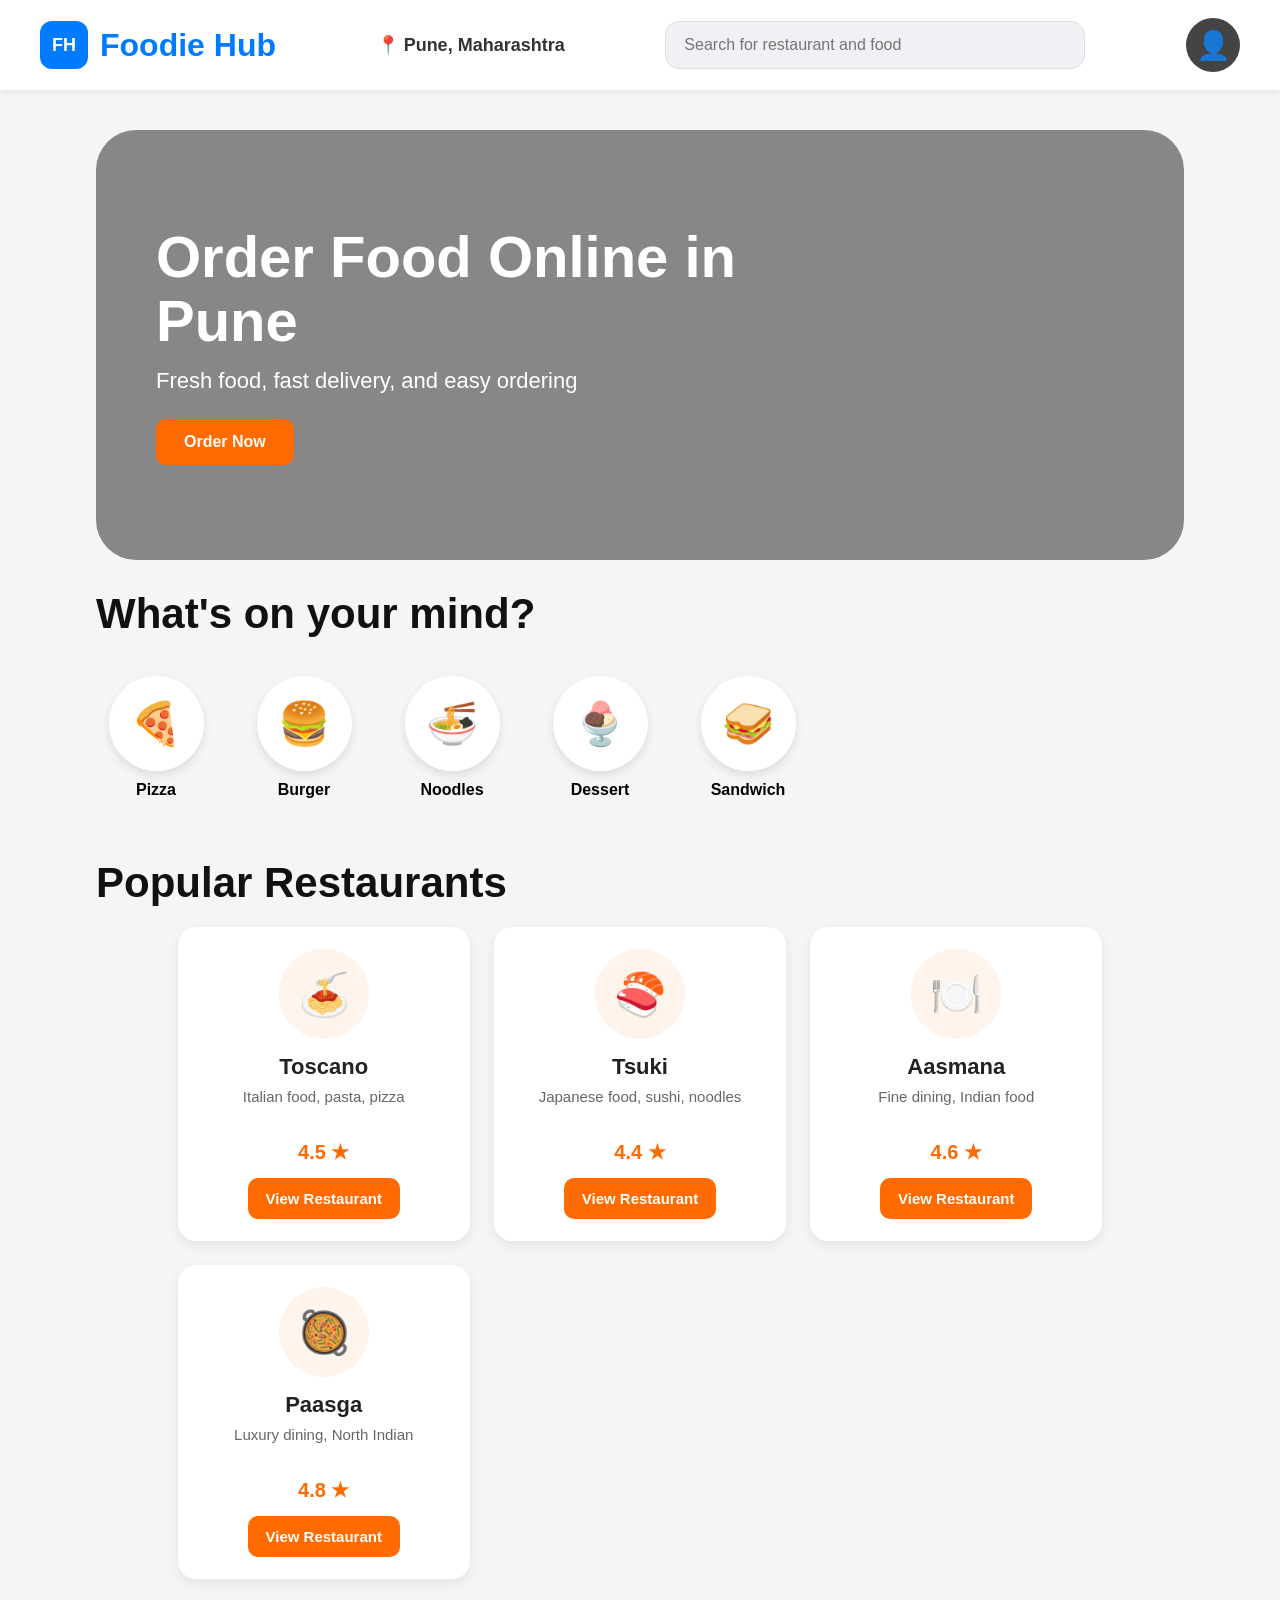
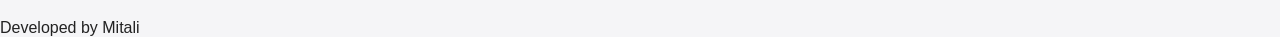
<file: public/index.html>
<!DOCTYPE html>
<html>
<head>
    <meta charset="UTF-8">
    <title>Foodie Hub</title>
    <link rel="stylesheet" href="style.css">
</head>
<body onload="showUser()">

    <header class="topbar">
        <div class="logo-area">
            <div class="logo-box">FH</div>
            <h1>Foodie Hub</h1>
        </div>

        <div class="location-area">
            <span>📍 Pune, Maharashtra</span>
        </div>

        <div class="search-area">
            <input type="text" id="searchInput" placeholder="Search for restaurant and food" 
                   onkeypress="handleSearch(event)" aria-label="Search food or restaurant">
        </div>

        <div class="profile-area">
            <a href="login.html" class="profile-circle" id="profile-link">👤</a>
        </div>
    </header>

    <section class="banner">
        <div class="banner-overlay">
            <div class="banner-text">
                <h2>Order Food Online in Pune</h2>
                <p>Fresh food, fast delivery, and easy ordering</p>
                <a href="menu.html?category=Pizza" class="btn">Order Now</a>
            </div>
        </div>
    </section>

    <section class="mind-section">
        <div class="section-head">
            <h3>What's on your mind?</h3>
        </div>

        <div class="category-row">
            <a href="menu.html?category=Pizza" class="category-card">
                <div class="circle-img">🍕</div>
                <p>Pizza</p>
            </a>

            <a href="menu.html?category=Burger" class="category-card">
                <div class="circle-img">🍔</div>
                <p>Burger</p>
            </a>

            <a href="menu.html?category=Noodles" class="category-card">
                <div class="circle-img">🍜</div>
                <p>Noodles</p>
            </a>

            <a href="menu.html?category=Dessert" class="category-card">
                <div class="circle-img">🍨</div>
                <p>Dessert</p>
            </a>

            <a href="menu.html?category=Sandwich" class="category-card">
                <div class="circle-img">🥪</div>
                <p>Sandwich</p>
            </a>
        </div>
    </section>

    <section class="popular-section">
        <h3>Popular Restaurants</h3>

        <div class="menu-grid">
            <div class="food-card">
                <div class="food-img">🍝</div>
                <h4>Toscano</h4>
                <p>Italian food, pasta, pizza</p>
                <span>4.5 ★</span><br>
                <a href="restaurant.html?name=Toscano"><button>View Restaurant</button></a>
            </div>

            <div class="food-card">
                <div class="food-img">🍣</div>
                <h4>Tsuki</h4>
                <p>Japanese food, sushi, noodles</p>
                <span>4.4 ★</span><br>
                <a href="restaurant.html?name=Tsuki"><button>View Restaurant</button></a>
            </div>

            <div class="food-card">
                <div class="food-img">🍽️</div>
                <h4>Aasmana</h4>
                <p>Fine dining, Indian food</p>
                <span>4.6 ★</span><br>
                <a href="restaurant.html?name=Aasmana"><button>View Restaurant</button></a>
            </div>

            <div class="food-card">
                <div class="food-img">🥘</div>
                <h4>Paasga</h4>
                <p>Luxury dining, North Indian</p>
                <span>4.8 ★</span><br>
                <a href="restaurant.html?name=Paasga"><button>View Restaurant</button></a>
            </div>
        </div>
    </section>

    <p>Developed by Mitali</p>

    <script src="script.js"></script>
</body>
</html>
</file>
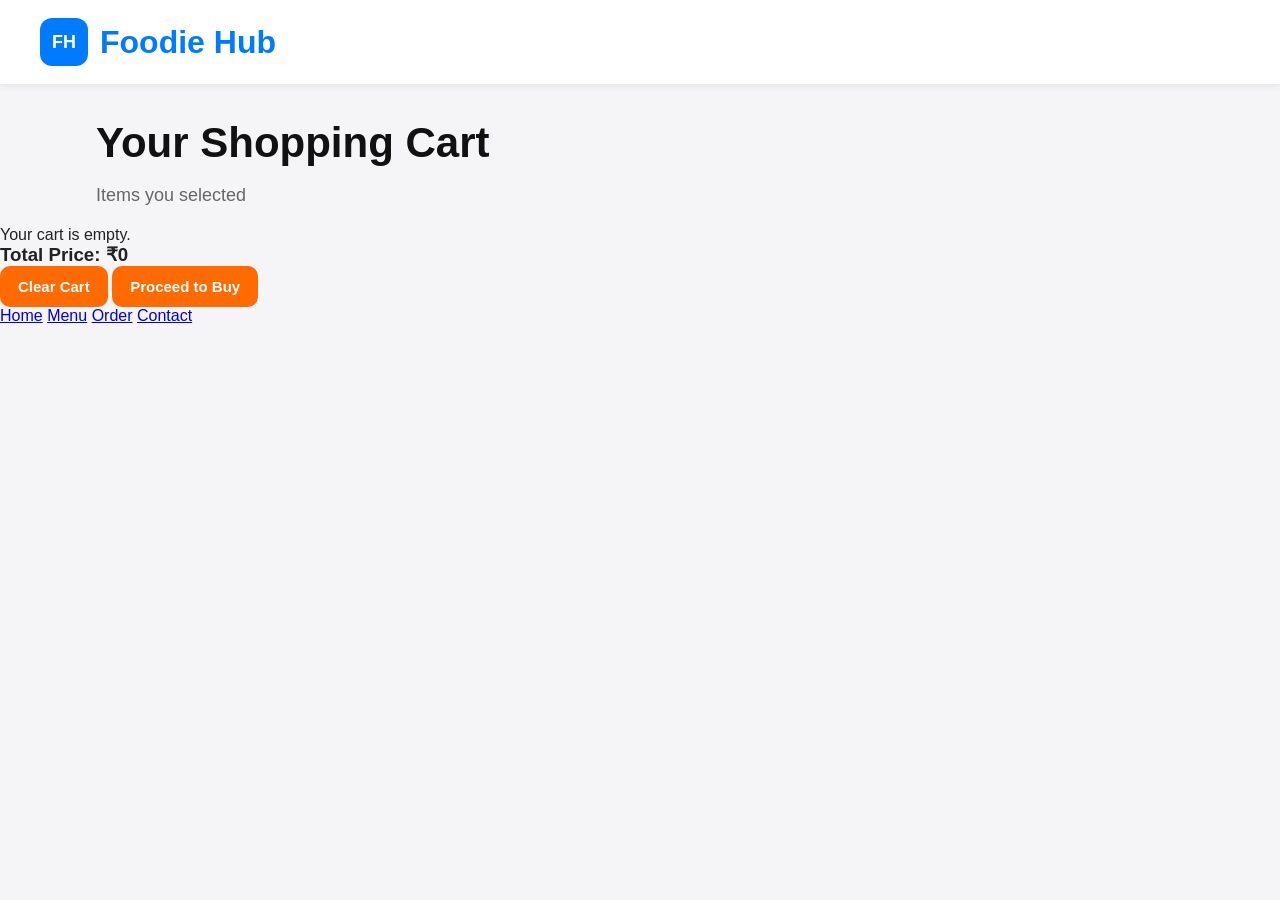
<file: public/cart.html>
<!DOCTYPE html>
<html>
<head>
    <meta charset="UTF-8">
    <title>Foodie Hub - Cart</title>
    <link rel="stylesheet" href="style.css">
</head>
<body onload="displayCart(); showUser()">

    <header class="topbar simple-topbar">
        <div class="logo-area">
            <div class="logo-box">FH</div>
            <h1>Foodie Hub</h1>
        </div>
    </header>

    <section class="page-heading">
        <h2>Your Shopping Cart</h2>
        <p>Items you selected</p>
    </section>

    <section class="cart-box">
        <ul id="cart-list"></ul>
        <h3 id="total-price">Total Price: ₹0</h3>

        <div class="cart-buttons">
            <button onclick="clearCart()">Clear Cart</button>
            <button onclick="goToOrder()">Proceed to Buy</button>
        </div>
    </section>

    <div class="bottom-links">
        <a href="index.html">Home</a>
        <a href="menu.html">Menu</a>
        <a href="order.html">Order</a>
        <a href="contact.html">Contact</a>
    </div>

    <script src="script.js"></script>
</body>
</html>
</file>
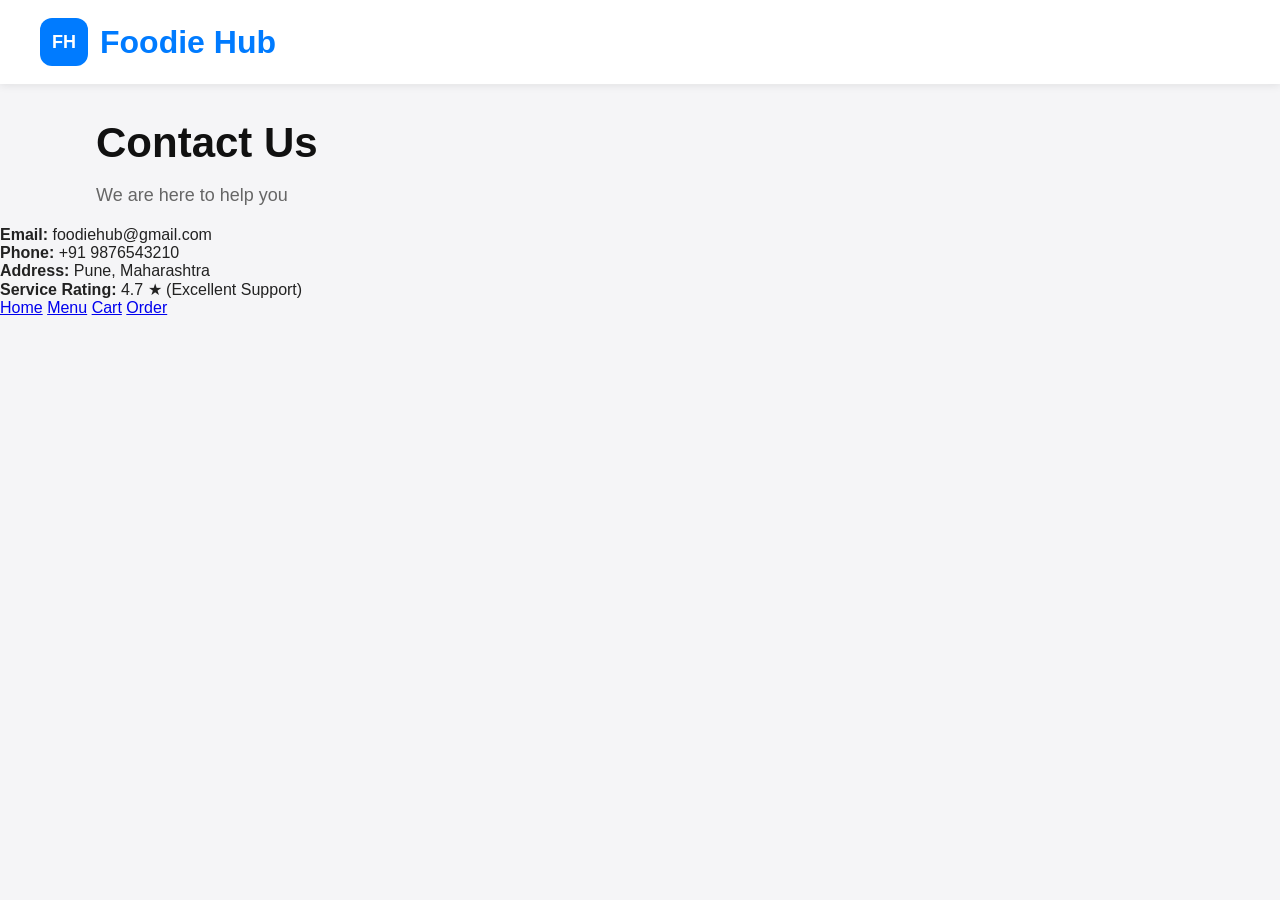
<file: public/contact.html>
<!DOCTYPE html>
<html>
<head>
    <meta charset="UTF-8">
    <title>Foodie Hub - Contact</title>
    <link rel="stylesheet" href="style.css">
</head>
<body>

    <header class="topbar simple-topbar">
        <div class="logo-area">
            <div class="logo-box">FH</div>
            <h1>Foodie Hub</h1>
        </div>
    </header>

    <section class="page-heading">
        <h2>Contact Us</h2>
        <p>We are here to help you</p>
    </section>

    <section class="contact-box">
        <p><strong>Email:</strong> foodiehub@gmail.com</p>
        <p><strong>Phone:</strong> +91 9876543210</p>
        <p><strong>Address:</strong> Pune, Maharashtra</p>

        <!-- Added by Siddhita -->
        <p><strong>Service Rating:</strong> 4.7 ★ (Excellent Support)</p>
    </section>

    <div class="bottom-links">
        <a href="index.html">Home</a>
        <a href="menu.html">Menu</a>
        <a href="cart.html">Cart</a>
        <a href="order.html">Order</a>
    </div>

</body>
</html>
</file>
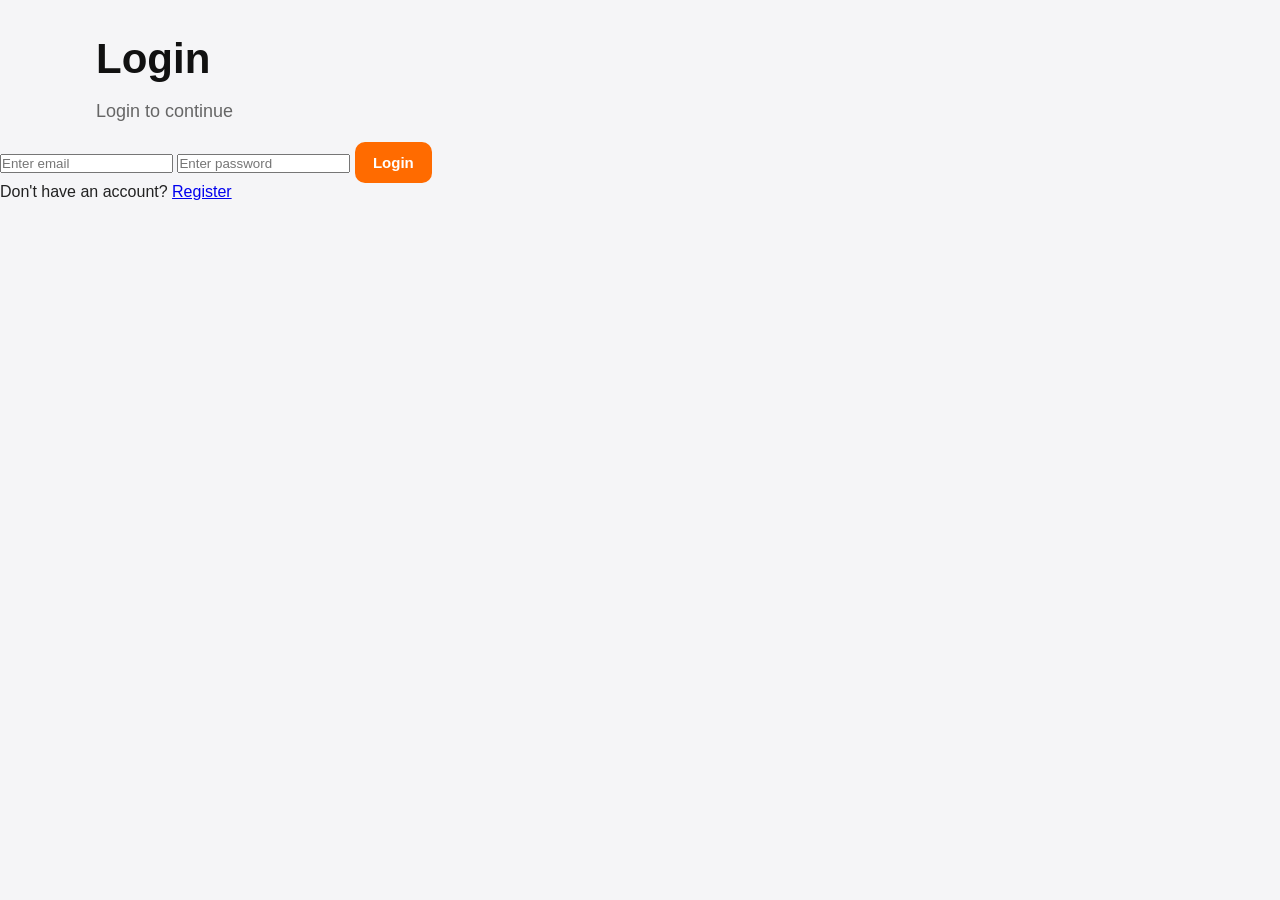
<file: public/login.html>
<!DOCTYPE html>
<html>
<head>
    <meta charset="UTF-8">
    <meta charset="UTF-8">
    <title>Login - Foodie Hub</title>
    <link rel="stylesheet" href="style.css">
</head>
<body>

    <section class="page-heading">
        <h2>Login</h2>
        <p>Login to continue</p>
    </section>

    <section class="form-box">
        <form onsubmit="loginUser(event)">
            <input type="email" id="login-email" placeholder="Enter email" required>
            <input type="password" id="login-password" placeholder="Enter password" required>
            <button type="submit">Login</button>
        </form>

        <p id="login-message"></p>
        <p class="small-text">Don't have an account? <a href="register.html">Register</a></p>
    </section>

    <script src="script.js"></script>
</body>
</html>
</file>
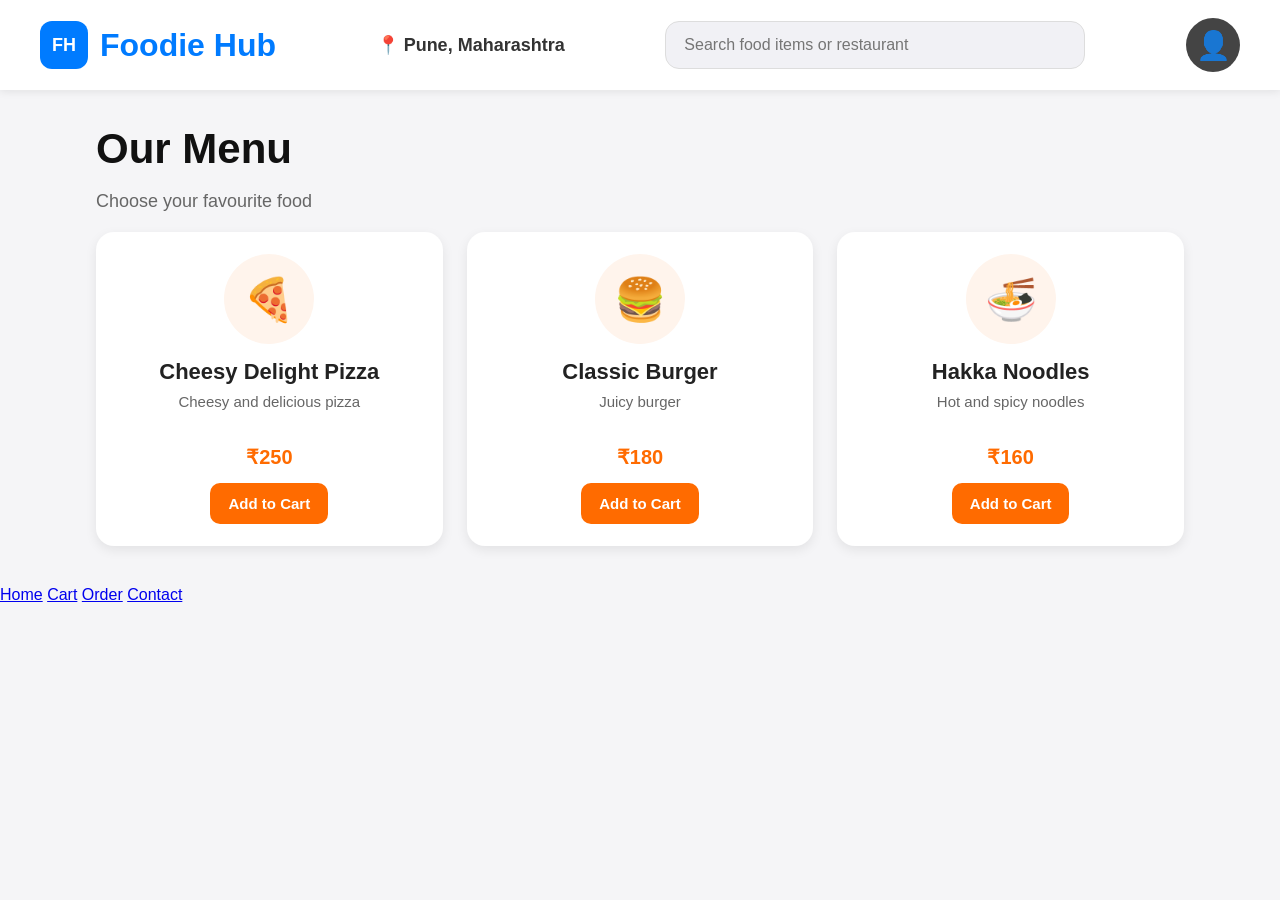
<file: public/menu.html>
<!DOCTYPE html>
<html>
<head>
    <meta charset="UTF-8">
    <title>Foodie Hub - Menu</title>
    <link rel="stylesheet" href="style.css">
</head>
<body onload="showUser(); loadMenuPage()">

    <header class="topbar">
        <div class="logo-area">
            <div class="logo-box">FH</div>
            <h1>Foodie Hub</h1>
        </div>

        <div class="location-area">
            <span>📍 Pune, Maharashtra</span>
        </div>

        <div class="search-area">
            <input type="text" id="searchInput" placeholder="Search food items or restaurant" onkeypress="handleSearch(event)">
        </div>

        <div class="profile-area">
            <a href="login.html" class="profile-circle" id="profile-link">👤</a>
        </div>
    </header>

    <section class="page-heading">
        <h2 id="menu-title">Our Menu</h2>
        <p id="menu-subtitle">Choose your favourite food</p>
    </section>

    <section class="menu-grid" id="menu-items">
    </section>

    <div class="bottom-links">
        <a href="index.html">Home</a>
        <a href="cart.html">Cart</a>
        <a href="order.html">Order</a>
        <a href="contact.html">Contact</a>
    </div>

    <script src="script.js"></script>
</body>
</html>
</file>
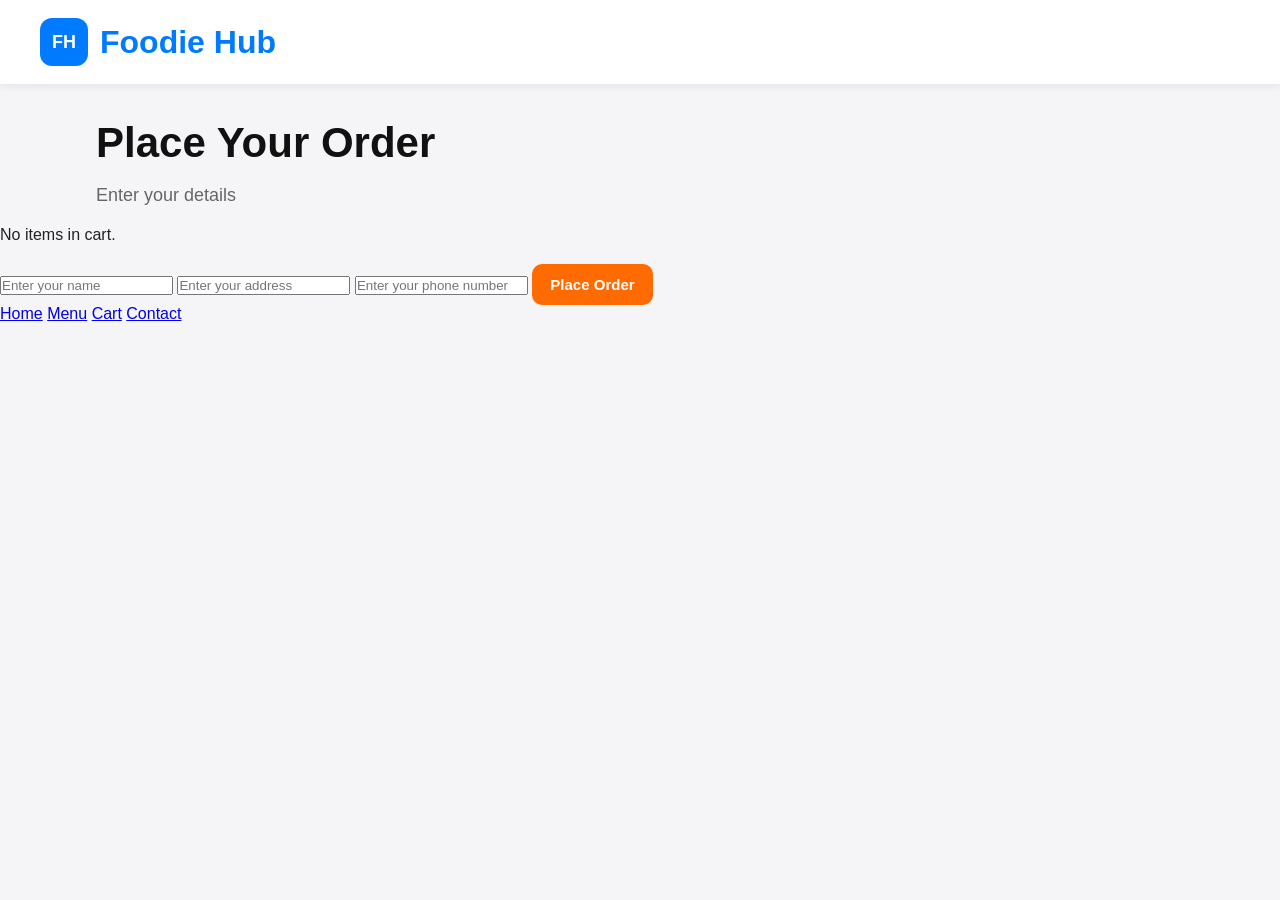
<file: public/order.html>
<!DOCTYPE html>
<html>
<head>
    <meta charset="UTF-8">
    <title>Foodie Hub - Order</title>
    <link rel="stylesheet" href="style.css">
</head>
<body onload="showUser(); loadOrderSummary()">

    <header class="topbar simple-topbar">
        <div class="logo-area">
            <div class="logo-box">FH</div>
            <h1>Foodie Hub</h1>
        </div>
    </header>

    <section class="page-heading">
        <h2>Place Your Order</h2>
        <p>Enter your details</p>
    </section>

    <section class="form-box">
        <div id="order-summary" style="margin-bottom: 20px;"></div>

        <form onsubmit="placeOrder(event)">
            <input type="text" id="name" placeholder="Enter your name" required>
            <input type="text" id="address" placeholder="Enter your address" required>
            <input type="text" id="phone" placeholder="Enter your phone number" required>
            <button type="submit">Place Order</button>
        </form>

        <p id="order-message"></p>
    </section>

    <div class="bottom-links">
        <a href="index.html">Home</a>
        <a href="menu.html">Menu</a>
        <a href="cart.html">Cart</a>
        <a href="contact.html">Contact</a>
    </div>

    <script src="script.js"></script>
</body>
</html>
</file>
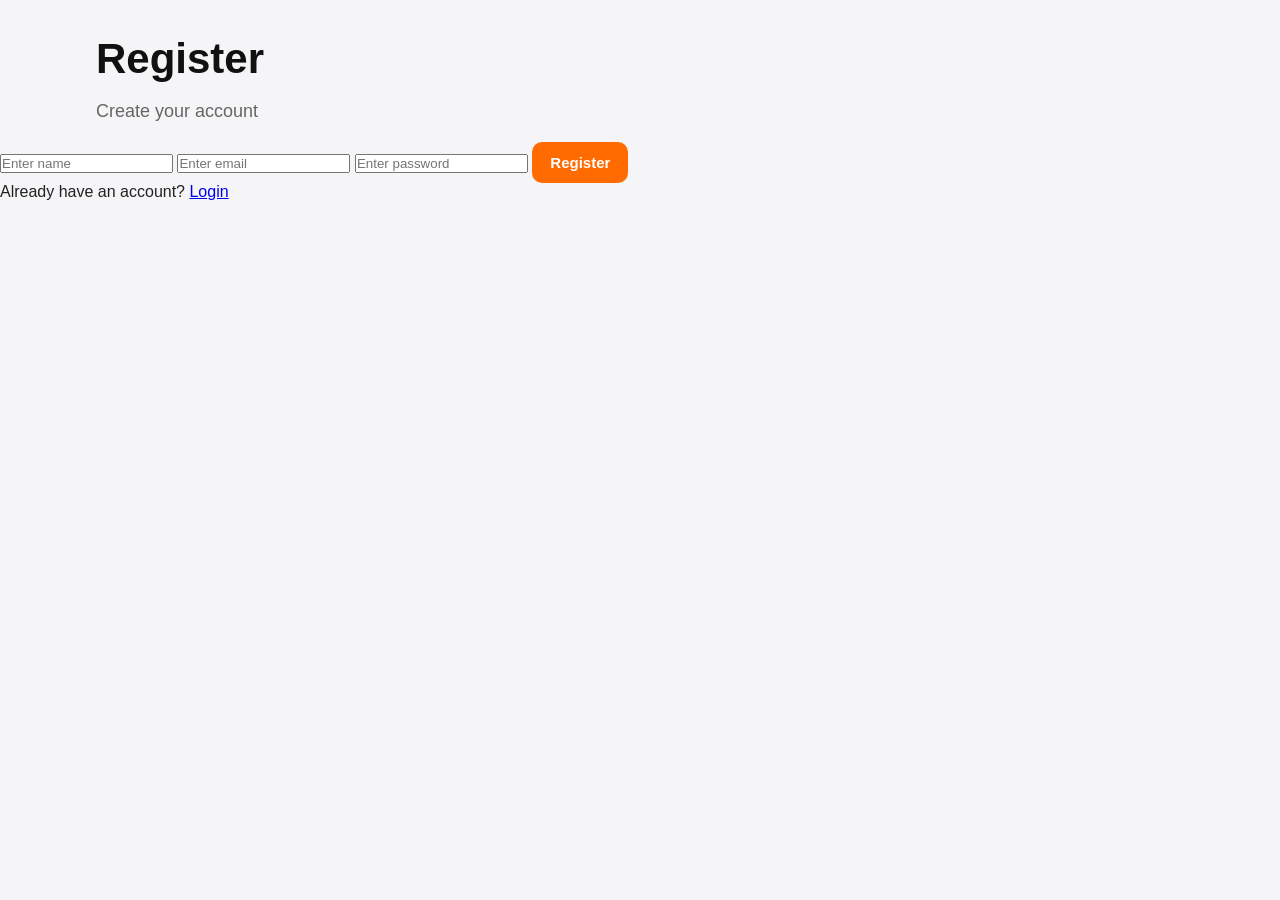
<file: public/register.html>
<!DOCTYPE html>
<html>
<head>
     <meta charset="UTF-8">
    <title>Register - Foodie Hub</title>
    <link rel="stylesheet" href="style.css">
</head>
<body>

    <section class="page-heading">
        <h2>Register</h2>
        <p>Create your account</p>
    </section>

    <section class="form-box">
        <form onsubmit="registerUser(event)">
            <input type="text" id="register-name" placeholder="Enter name" required>
            <input type="email" id="register-email" placeholder="Enter email" required>
            <input type="password" id="register-password" placeholder="Enter password" required>
            <button type="submit">Register</button>
        </form>

        <p id="register-message"></p>
        <p class="small-text">Already have an account? <a href="login.html">Login</a></p>
    </section>

    <script src="script.js"></script>
</body>
</html>
</file>
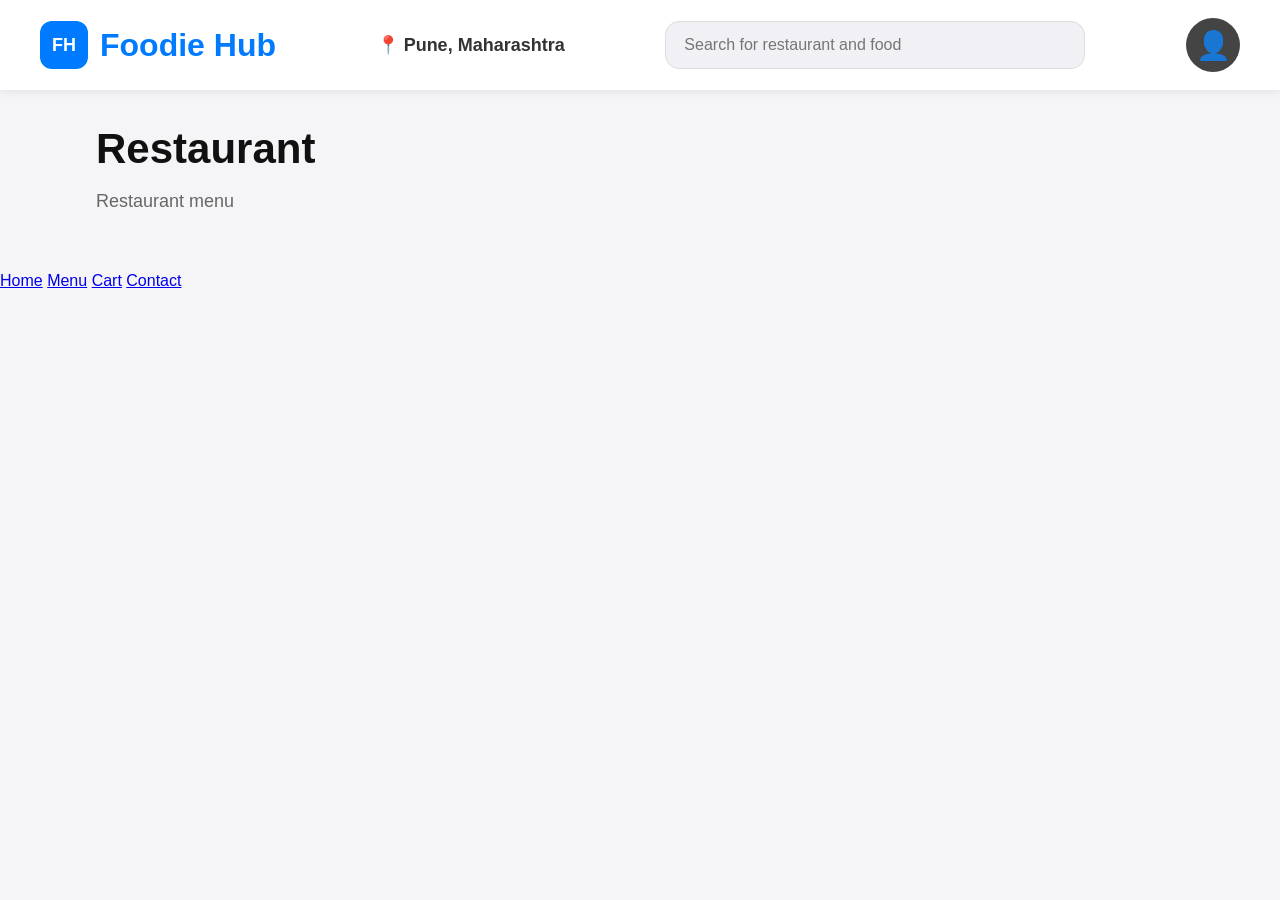
<file: public/restaurant.html>
<!DOCTYPE html>
<html>
<head>
     <meta charset="UTF-8">
    <title>Restaurant - Foodie Hub</title>
    <link rel="stylesheet" href="style.css">
</head>
<body onload="showUser(); loadRestaurantPage()">

    <header class="topbar">
        <div class="logo-area">
            <div class="logo-box">FH</div>
            <h1>Foodie Hub</h1>
        </div>

        <div class="location-area">
            <span>📍 Pune, Maharashtra</span>
        </div>

        <div class="search-area">
            <input type="text" id="searchInput" placeholder="Search for restaurant and food" onkeypress="handleSearch(event)">
        </div>

        <div class="profile-area">
            <a href="login.html" class="profile-circle" id="profile-link">👤</a>
        </div>
    </header>

    <section class="page-heading">
        <h2 id="restaurant-title">Restaurant</h2>
        <p id="restaurant-subtitle">Restaurant menu</p>
    </section>

    <section class="menu-grid" id="restaurant-items">
    </section>

    <div class="bottom-links">
        <a href="index.html">Home</a>
        <a href="menu.html">Menu</a>
        <a href="cart.html">Cart</a>
        <a href="contact.html">Contact</a>
    </div>

    <script src="script.js"></script>
</body>
</html>
</file>
<file: public/style.css>
/* Updated by Siddhita */

* {
    margin: 0;
    padding: 0;
    box-sizing: border-box;
}

body {
    font-family: Arial, sans-serif;
    background-color: #f5f5f7;
    color: #222;
}

.topbar {
    width: 100%;
    background-color: white;
    display: flex;
    align-items: center;
    justify-content: space-between;
    padding: 18px 40px;
    box-shadow: 0 2px 8px rgba(0, 0, 0, 0.08);
    flex-wrap: wrap;
    gap: 15px;
}

.simple-topbar {
    justify-content: flex-start;
}

.logo-area {
    display: flex;
    align-items: center;
    gap: 12px;
}

.logo-box {
    width: 48px;
    height: 48px;
    background-color: #007bff;
    color: white;
    border-radius: 12px;
    display: flex;
    align-items: center;
    justify-content: center;
    font-weight: bold;
    font-size: 18px;
}

/* Updated by Siddhita */
.logo-area h1 {
    font-size: 32px;
    color: #007bff;
    font-weight: 700;
}

.location-area {
    font-size: 18px;
    font-weight: 600;
    color: #333;
}

.search-area input {
    width: 420px;
    max-width: 100%;
    padding: 14px 18px;
    border-radius: 14px;
    border: 1px solid #ddd;
    font-size: 16px;
    background-color: #f1f1f5;
}

.profile-circle {
    width: 54px;
    height: 54px;
    border-radius: 50%;
    background-color: #444;
    color: white;
    display: flex;
    align-items: center;
    justify-content: center;
    font-size: 28px;
    text-decoration: none;
}

.banner {
    width: 85%;
    margin: 40px auto 30px;
    height: 430px;
    border-radius: 40px;
    overflow: hidden;
    background: linear-gradient(rgba(0,0,0,0.45), rgba(0,0,0,0.45)),
                url('https://images.unsplash.com/photo-1504674900247-0877df9cc836?auto=format&fit=crop&w=1600&q=80');
    background-size: cover;
    background-position: center;
    display: flex;
    align-items: center;
}

.banner-overlay {
    width: 100%;
    padding: 60px;
}

.banner-text {
    color: white;
    max-width: 600px;
}

.banner-text h2 {
    font-size: 58px;
    margin-bottom: 15px;
    line-height: 1.1;
}

.banner-text p {
    font-size: 22px;
    margin-bottom: 25px;
}

.btn {
    display: inline-block;
    padding: 14px 28px;
    background-color: #ff6b00;
    color: white;
    text-decoration: none;
    border-radius: 10px;
    font-weight: bold;
}

/* Added by Siddhita */
.btn:hover {
    opacity: 0.9;
    transition: 0.3s ease;
}

.mind-section,
.popular-section {
    width: 85%;
    margin: 0 auto 40px;
}

.section-head h3,
.popular-section h3,
.page-heading h2 {
    font-size: 42px;
    margin-bottom: 18px;
    color: #111;
}

.page-heading {
    width: 85%;
    margin: 35px auto 20px;
}

.page-heading p {
    font-size: 18px;
    color: #666;
}

.category-row {
    display: flex;
    gap: 28px;
    overflow-x: auto;
    padding: 20px 0;
}

.category-card {
    min-width: 120px;
    text-align: center;
    text-decoration: none;
    color: black;
}

.circle-img {
    width: 95px;
    height: 95px;
    border-radius: 50%;
    background-color: white;
    box-shadow: 0 4px 10px rgba(0,0,0,0.1);
    margin: auto;
    display: flex;
    align-items: center;
    justify-content: center;
    font-size: 42px;
}

.category-card p {
    margin-top: 10px;
    font-weight: 600;
}

.menu-grid {
    width: 85%;
    margin: 20px auto 40px;
    display: grid;
    grid-template-columns: repeat(auto-fit, minmax(230px, 1fr));
    gap: 24px;
}

.food-card {
    background-color: white;
    border-radius: 18px;
    padding: 22px;
    box-shadow: 0 4px 12px rgba(0,0,0,0.08);
    text-align: center;
}

/* Added by Siddhita */
.food-card:hover {
    transform: translateY(-5px);
    transition: 0.3s ease;
}

.food-img {
    width: 90px;
    height: 90px;
    margin: 0 auto 15px;
    border-radius: 50%;
    background-color: #fff4ec;
    display: flex;
    align-items: center;
    justify-content: center;
    font-size: 42px;
}

.food-card h4 {
    font-size: 22px;
    margin-bottom: 8px;
}

.food-card p {
    color: #666;
    font-size: 15px;
    margin-bottom: 12px;
    min-height: 40px;
}

.food-card span {
    display: inline-block;
    font-size: 20px;
    font-weight: bold;
    margin-bottom: 14px;
    color: #ff6b00;
}

.food-card button,
.cart-box button,
.form-box button {
    background-color: #ff6b00;
    color: white;
    border: none;
    padding: 12px 18px;
    border-radius: 10px;
    cursor: pointer;
    font-size: 15px;
    font-weight: bold;
}

/* rest of your code remains same */
</file>
